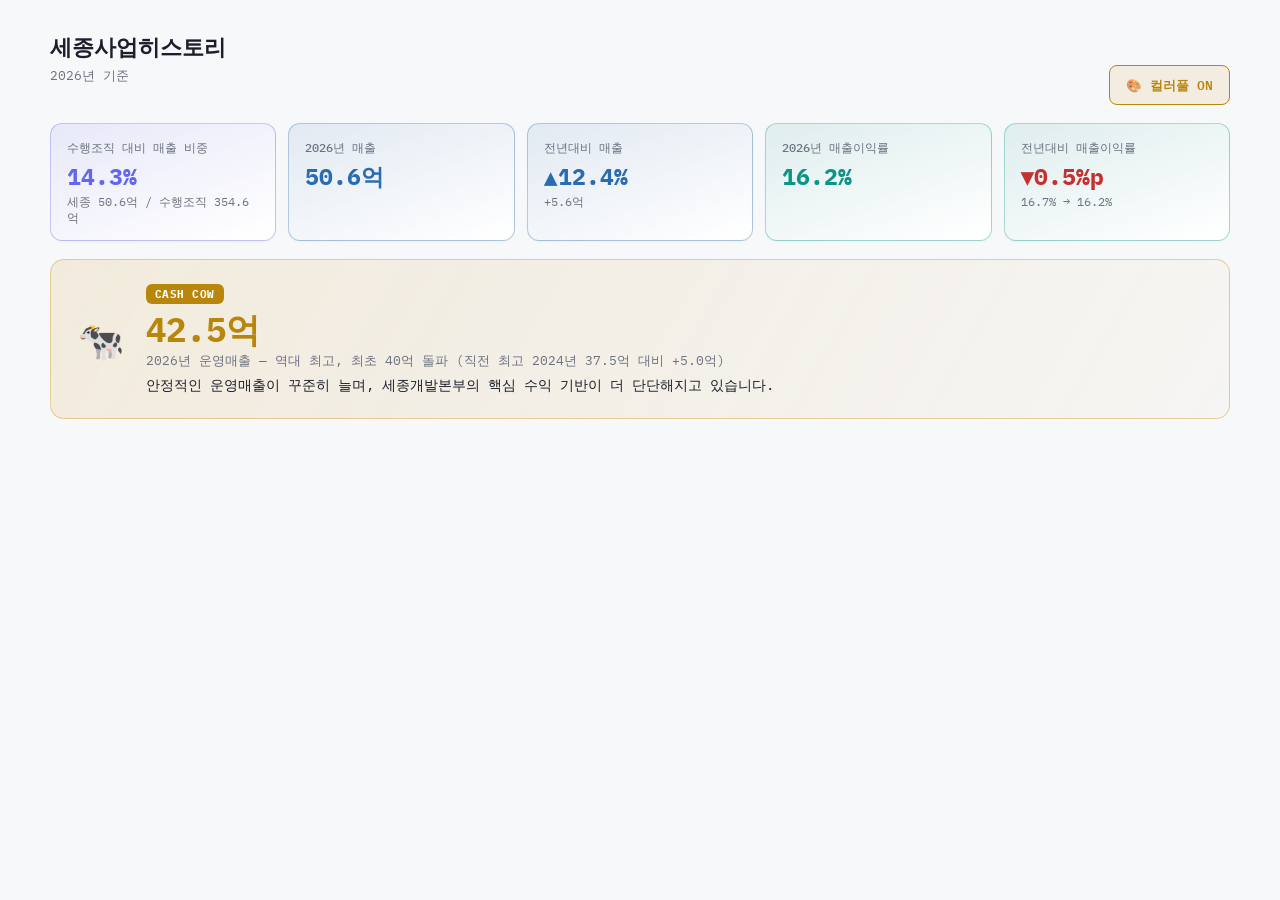
<file: docs/mockup_세종사업히스토리_KPI.html>
<!DOCTYPE html>
<html lang="ko">
<head>
<meta charset="UTF-8">
<title>세종사업히스토리 — KPI 영역</title>
<link rel="preconnect" href="https://fonts.googleapis.com">
<link href="https://fonts.googleapis.com/css2?family=Pretendard:wght@400;500;600;700&family=IBM+Plex+Mono:wght@500;600&display=swap" rel="stylesheet">
<style>
  :root{
    --bg:#F7F8FA; --card:#FFFFFF; --border:#E6E8EC;
    --text:#1A1F2B; --text-dim:#6B7280;
    --navy:#1B2A4A; --lightblue:#A9C6E8; --red:#C53030; --blue:#2B6CB0;
    --amber:#B8860B; --amber-soft:rgba(214,158,46,.12);
  }
  *{box-sizing:border-box; margin:0; padding:0;}
  body{background:var(--bg); color:var(--text); font-family:'Pretendard','IBM Plex Mono',sans-serif; padding:32px 28px 60px;}
  .mono{font-family:'IBM Plex Mono', monospace;}
  .wrap{max-width:1180px; margin:0 auto;}
  h1{font-size:22px; font-weight:700; margin-bottom:4px;}
  .sub{color:var(--text-dim); font-size:13px; margin-bottom:20px;}

  .top-row{display:flex; justify-content:space-between; align-items:flex-end; margin-bottom:18px; flex-wrap:wrap; gap:10px;}
  .toggle{
    font-family:'IBM Plex Mono', monospace; font-size:12.5px; font-weight:600;
    border:1px solid var(--border); background:#fff; color:var(--text-dim);
    padding:8px 16px; border-radius:8px; cursor:pointer; transition:.2s;
  }
  .toggle.active{border-color:var(--amber); color:var(--amber); background:var(--amber-soft);}

  .kpi-row{display:grid; grid-template-columns:repeat(5,1fr); gap:12px; margin-bottom:18px;}
  @media(max-width:980px){.kpi-row{grid-template-columns:repeat(3,1fr);}}
  @media(max-width:640px){.kpi-row{grid-template-columns:repeat(2,1fr);}}
  .kpi-tile{
    background:var(--card); border:1px solid var(--border); border-radius:12px;
    padding:16px 16px 14px; box-shadow:0 1px 2px rgba(0,0,0,.03);
  }
  .kpi-cap{font-size:12px; color:var(--text-dim); margin-bottom:8px; font-weight:500;}
  .kpi-val{font-family:'IBM Plex Mono', monospace; font-size:23px; font-weight:700; color:var(--text); line-height:1;}
  .kpi-sub{font-size:11.5px; color:var(--text-dim); margin-top:6px;}
  .kpi-val.up{color:var(--blue);} .kpi-val.down{color:var(--red);}

  body.colorful .kpi-tile.share{background:linear-gradient(160deg, rgba(99,102,241,.10), #fff); border-color:rgba(99,102,241,.35);}
  body.colorful .kpi-tile.share .kpi-val{color:#6366F1;}
  body.colorful .kpi-tile.rev{background:linear-gradient(160deg, rgba(43,108,176,.10), #fff); border-color:rgba(43,108,176,.35);}
  body.colorful .kpi-tile.rev .kpi-val{color:var(--blue);}
  body.colorful .kpi-tile.margin{background:linear-gradient(160deg, rgba(13,148,136,.10), #fff); border-color:rgba(13,148,136,.35);}
  body.colorful .kpi-tile.margin .kpi-val{color:#0D9488;}
  body.colorful .kpi-tile.margin .kpi-val.down{color:var(--red);}

  .cashcow{
    border-radius:14px; padding:22px 26px; display:flex; align-items:center; gap:22px;
    background:var(--card); border:1px solid var(--border);
  }
  body.colorful .cashcow{
    background:linear-gradient(120deg, rgba(214,158,46,.14), rgba(214,158,46,.03));
    border-color:rgba(214,158,46,.45);
  }
  .cashcow-icon{font-size:38px; flex-shrink:0;}
  .cashcow-num{font-family:'IBM Plex Mono', monospace; font-size:34px; font-weight:700; color:var(--amber); line-height:1;}
  .cashcow-tag{
    font-family:'IBM Plex Mono', monospace; font-size:11px; font-weight:700; color:#fff;
    background:var(--amber); display:inline-block; padding:3px 9px; border-radius:6px; margin-bottom:8px; letter-spacing:.04em;
  }
  .cashcow-cap{font-size:13px; color:var(--text-dim); margin-top:6px;}
  .cashcow-text{font-size:14px; line-height:1.6; margin-top:4px;}
</style>
</head>
<body class="colorful">
<div class="wrap">

  <div class="top-row">
    <div>
      <h1>세종사업히스토리</h1>
      <div class="sub">2026년 기준</div>
    </div>
    <div class="toggle active" id="colorfulToggle">🎨 컬러풀 ON</div>
  </div>

  <!-- KPI 5개 -->
  <div class="kpi-row">
    <div class="kpi-tile share">
      <div class="kpi-cap">수행조직 대비 매출 비중</div>
      <div class="kpi-val">14.3%</div>
      <div class="kpi-sub">세종 50.6억 / 수행조직 354.6억</div>
    </div>
    <div class="kpi-tile rev">
      <div class="kpi-cap">2026년 매출</div>
      <div class="kpi-val">50.6억</div>
    </div>
    <div class="kpi-tile rev">
      <div class="kpi-cap">전년대비 매출</div>
      <div class="kpi-val up">▲12.4%</div>
      <div class="kpi-sub">+5.6억</div>
    </div>
    <div class="kpi-tile margin">
      <div class="kpi-cap">2026년 매출이익률</div>
      <div class="kpi-val">16.2%</div>
    </div>
    <div class="kpi-tile margin">
      <div class="kpi-cap">전년대비 매출이익률</div>
      <div class="kpi-val down">▼0.5%p</div>
      <div class="kpi-sub">16.7% → 16.2%</div>
    </div>
  </div>

  <!-- 캐시카우 강조 배너 -->
  <div class="cashcow">
    <div class="cashcow-icon">🐄</div>
    <div>
      <div class="cashcow-tag">CASH COW</div>
      <div class="cashcow-num">42.5억</div>
      <div class="cashcow-cap">2026년 운영매출 — 역대 최고, 최초 40억 돌파 (직전 최고 2024년 37.5억 대비 +5.0억)</div>
      <div class="cashcow-text">안정적인 운영매출이 꾸준히 늘며, 세종개발본부의 핵심 수익 기반이 더 단단해지고 있습니다.</div>
    </div>
  </div>

</div>

<script>
document.getElementById('colorfulToggle').addEventListener('click', (e)=>{
  document.body.classList.toggle('colorful');
  const on = document.body.classList.contains('colorful');
  e.target.textContent = on ? '🎨 컬러풀 ON' : '🎨 컬러풀 OFF';
  e.target.classList.toggle('active', on);
});
</script>
</body>
</html>
</file>
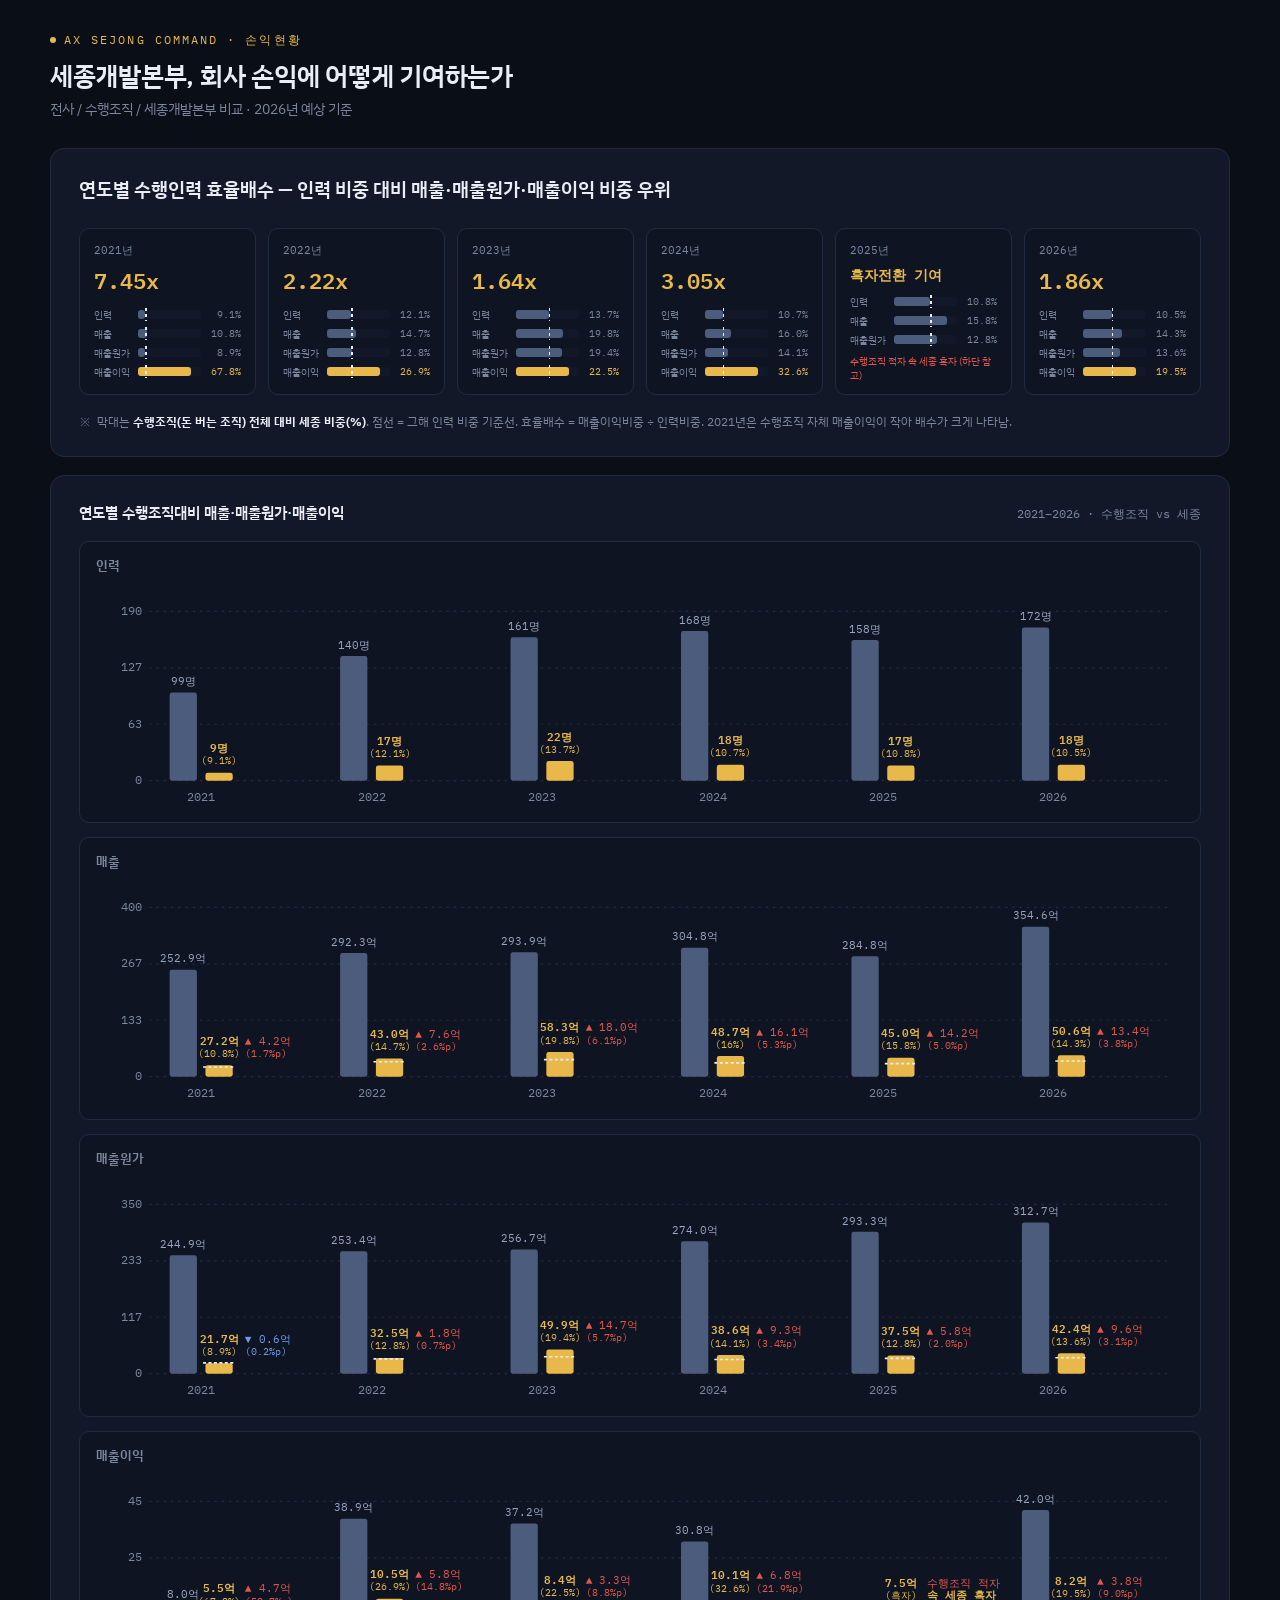
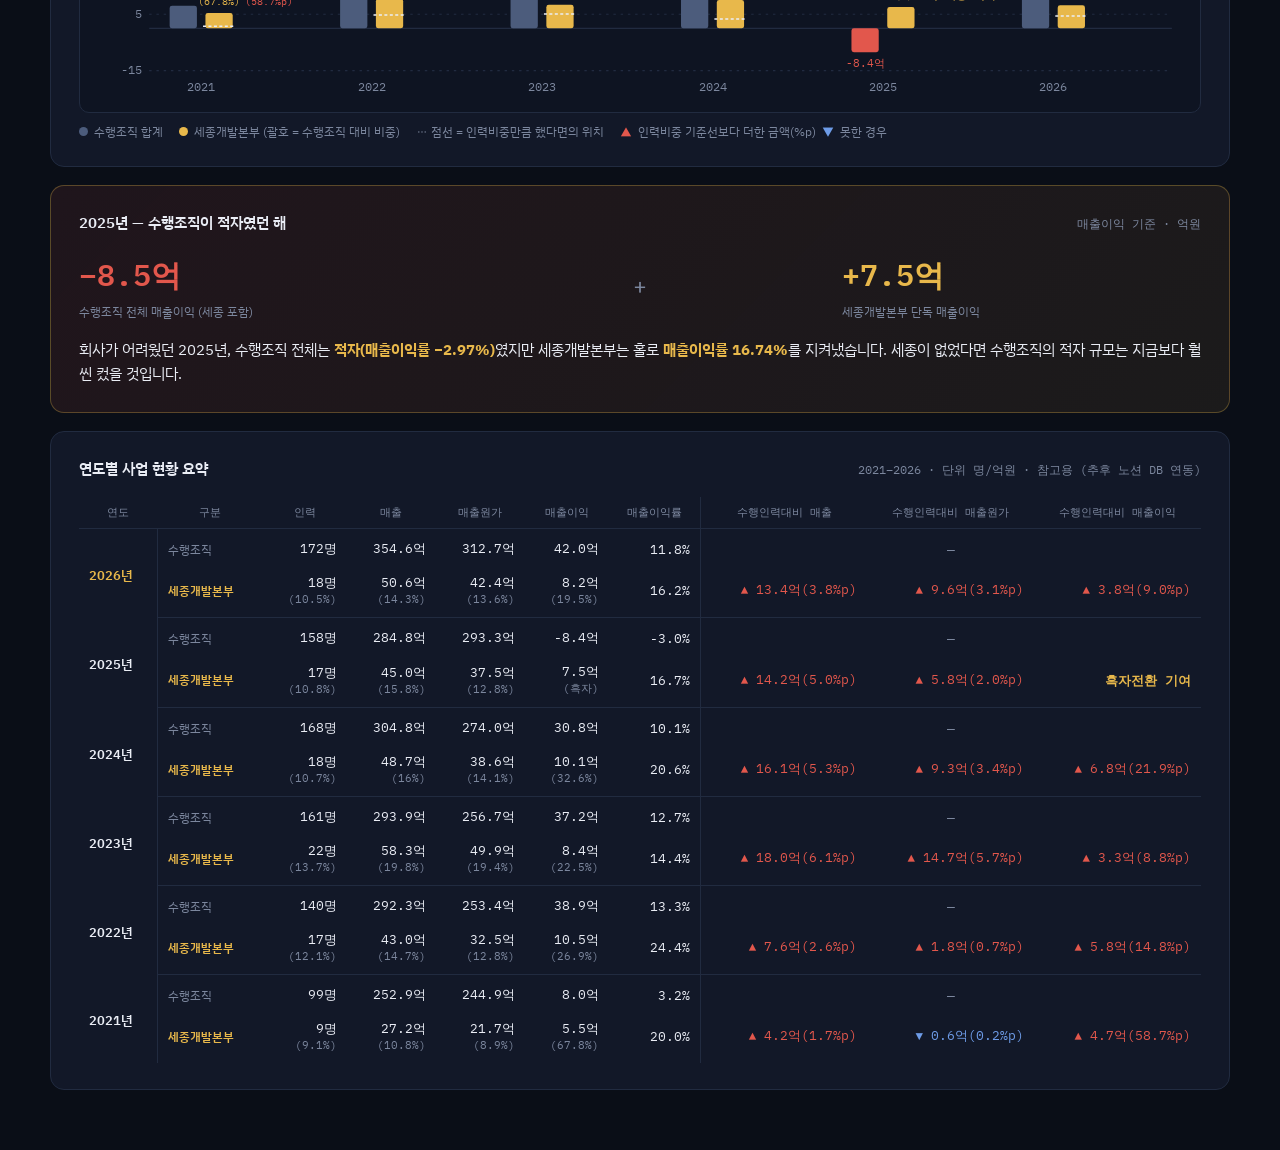
<file: docs/mockup_손익현황_v2.html>
<!DOCTYPE html>
<html lang="ko">
<head>
<meta charset="UTF-8">
<title>손익현황 — AX Sejong Command</title>
<link rel="preconnect" href="https://fonts.googleapis.com">
<link href="https://fonts.googleapis.com/css2?family=IBM+Plex+Sans+KR:wght@300;400;500;600;700&family=IBM+Plex+Mono:wght@400;500;600&display=swap" rel="stylesheet">
<style>
  :root{
    --bg:#0A0E17; --panel:#121828; --panel-2:#0E1422; --border:#212B40;
    --text:#EAEDF5; --text-dim:#7C879E;
    --gold:#E8B84B; --gold-soft:rgba(232,184,75,0.14);
    --steel:#4C5C7C; --steel-dim:#2C3650; --steel-pale:#1C2540;
    --red:#E2574C; --red-soft:rgba(226,87,76,0.14);
  }
  *{box-sizing:border-box; margin:0; padding:0;}
  body{background:var(--bg); color:var(--text); font-family:'IBM Plex Sans KR', sans-serif; padding:32px 28px 60px;}
  .mono{font-family:'IBM Plex Mono', monospace;}
  .wrap{max-width:1180px; margin:0 auto;}
  .eyebrow{font-family:'IBM Plex Mono', monospace; font-size:11.5px; letter-spacing:.18em; color:var(--gold); text-transform:uppercase; margin-bottom:10px; display:flex; align-items:center; gap:8px;}
  .eyebrow::before{content:""; width:6px; height:6px; background:var(--gold); border-radius:50%; display:inline-block;}
  h1{font-size:26px; font-weight:600; letter-spacing:-0.01em; margin-bottom:6px;}
  .sub{color:var(--text-dim); font-size:13.5px; margin-bottom:30px;}
  .panel{background:var(--panel); border:1px solid var(--border); border-radius:14px; padding:26px 28px;}
  .panel + .panel{margin-top:18px;}
  .panel-head{display:flex; justify-content:space-between; align-items:baseline; margin-bottom:18px; flex-wrap:wrap; gap:8px;}
  .panel-title{font-size:15px; font-weight:600;}
  .panel-note{font-size:11.5px; color:var(--text-dim); font-family:'IBM Plex Mono', monospace;}

  /* HERO */
  .hero-top{display:flex; justify-content:space-between; align-items:flex-end; margin-bottom:24px; flex-wrap:wrap; gap:14px;}
  .hero-claim{font-size:19px; font-weight:600; line-height:1.5;}
  .hero-claim b{color:var(--gold);}
  .hero-badge{font-family:'IBM Plex Mono', monospace; background:var(--gold-soft); border:1px solid rgba(232,184,75,.35); color:var(--gold); padding:8px 16px; border-radius:10px; font-size:13px; font-weight:600; white-space:nowrap;}
  .bars{display:flex; flex-direction:column; gap:16px; margin-top:6px;}
  .bar-row{display:grid; grid-template-columns:96px 1fr 130px; align-items:center; gap:14px;}
  .bar-label{font-size:13px; color:var(--text-dim);}
  .bar-label.lead{color:var(--text); font-weight:500;}
  .bar-track{position:relative; height:26px; background:var(--panel-2); border-radius:6px; overflow:hidden;}
  .bar-fill{position:absolute; top:0; left:0; height:100%; border-radius:6px; width:0%; transition:width 1s cubic-bezier(.16,1,.3,1);}
  .bar-fill.steel{background:linear-gradient(90deg,var(--steel-dim),var(--steel));}
  .bar-fill.gold{background:linear-gradient(90deg,#b9893a,var(--gold));}
  .baseline{position:absolute; top:-4px; bottom:-4px; width:2px; background:repeating-linear-gradient(to bottom, var(--text-dim) 0 4px, transparent 4px 8px); z-index:2;}
  .bar-val-wrap{text-align:right;}
  .bar-val{font-family:'IBM Plex Mono', monospace; font-size:13.5px; font-weight:500;}
  .bar-val.gold-txt{color:var(--gold);}
  .bar-amt{font-family:'IBM Plex Mono', monospace; font-size:11px; color:var(--text-dim); margin-top:1px;}
  .hero-footnote{margin-top:18px; font-size:12px; color:var(--text-dim); display:flex; gap:6px; align-items:flex-start;}

  .year-cards{display:grid; grid-template-columns:repeat(auto-fit, minmax(165px,1fr)); gap:12px;}
  .yc{background:var(--panel-2); border:1px solid var(--border); border-radius:10px; padding:14px 14px 12px;}
  .yc-year{font-family:'IBM Plex Mono', monospace; font-size:11px; color:var(--text-dim); margin-bottom:4px;}
  .yc-eff{font-family:'IBM Plex Mono', monospace; font-size:22px; font-weight:600; color:var(--gold); margin-bottom:10px;}
  .yc-eff.small{font-size:14px;}
  .yc-rows{display:flex; flex-direction:column; gap:5px; position:relative;}
  .yc-row{display:flex; align-items:center; gap:6px;}
  .yc-tag{font-size:9.5px; color:var(--text-dim); width:38px; flex-shrink:0;}
  .yc-track{position:relative; flex:1; height:9px; background:var(--panel); border-radius:3px; overflow:visible;}
  .yc-fill{position:absolute; top:0; left:0; height:100%; border-radius:3px;}
  .yc-fill.steel{background:var(--steel);}
  .yc-fill.gold{background:var(--gold);}
  .yc-pct{font-family:'IBM Plex Mono', monospace; font-size:9.5px; width:34px; text-align:right; flex-shrink:0;}
  .yc-base{position:absolute; top:-2px; bottom:-2px; width:1.5px; background:repeating-linear-gradient(to bottom, var(--text) 0 3px, transparent 3px 6px); z-index:2;}

  .grid2{display:grid; grid-template-columns:1fr 1fr; gap:18px; margin-top:18px;}
  @media(max-width:980px){.grid2{grid-template-columns:1fr;}}

  .legend{display:flex; gap:16px; flex-wrap:wrap;}
  .legend-item{display:flex; align-items:center; gap:6px; font-size:12px; color:var(--text-dim);}
  .legend-dot{width:9px; height:9px; border-radius:50%;}
  .legend-dot.sq{border-radius:3px;}

  .toggle-row{display:flex; gap:8px; margin-bottom:14px; flex-wrap:wrap;}
  .toggle{font-family:'IBM Plex Mono', monospace; font-size:11.5px; border:1px solid var(--border); background:var(--panel-2); color:var(--text-dim); padding:6px 12px; border-radius:20px; cursor:pointer; transition:.2s;}
  .toggle.active{border-color:var(--gold); color:var(--gold); background:var(--gold-soft);}

  .mini-grid{display:grid; grid-template-columns:1fr; gap:14px;}
  .mini-box{background:var(--panel-2); border:1px solid var(--border); border-radius:10px; padding:14px 16px 8px;}
  .mini-title{font-size:12.5px; font-weight:600; color:var(--text-dim); margin-bottom:6px;}

  svg text{font-family:'IBM Plex Mono', monospace;}
  .axis-line{stroke:var(--border); stroke-width:1;}
  .grid-line{stroke:var(--border); stroke-width:1; stroke-dasharray:2 4;}
  .axis-text{fill:var(--text-dim); font-size:10px;}

  .hl-banner{background:linear-gradient(135deg, rgba(226,87,76,.10), rgba(232,184,75,.08)); border:1px solid rgba(232,184,75,.3);}
  .hl-grid{display:grid; grid-template-columns:1fr 1fr 1fr; gap:22px; align-items:center;}
  @media(max-width:900px){.hl-grid{grid-template-columns:1fr;}}
  .hl-num{font-family:'IBM Plex Mono', monospace; font-size:30px; font-weight:600;}
  .hl-num.red{color:var(--red);} .hl-num.gold{color:var(--gold);}
  .hl-cap{font-size:12px; color:var(--text-dim); margin-top:6px;}
  .hl-text{font-size:14.5px; line-height:1.65;}
  .hl-text b{color:var(--gold);}
  .arrow-mid{display:flex; align-items:center; justify-content:center; font-size:22px; color:var(--text-dim);}

  .foot{margin-top:22px; padding:16px 20px; border-radius:10px; background:var(--panel-2); border:1px solid var(--border); font-size:12px; color:var(--text-dim); line-height:1.8;}
  .foot b{color:var(--text);}

  .hist-table{width:100%; border-collapse:collapse; font-size:12.5px; min-width:980px;}
  .hist-table th{text-align:center; font-family:'IBM Plex Mono', monospace; font-size:10.5px; color:var(--text-dim); font-weight:500; padding:8px 10px; border-bottom:1px solid var(--border);}
  .hist-table td{padding:8px 10px; font-family:'IBM Plex Mono', monospace; text-align:right;}
  .hist-table tr.grp-bottom td{border-bottom:1px solid var(--border);}
  .hist-table tr.grp-bottom td{padding-bottom:11px;}
  .hist-table tr.grp-top td{padding-top:11px;}
  .hist-table tr:last-child td{border-bottom:none;}
  .hist-table td.yr{text-align:left; vertical-align:middle; font-family:'IBM Plex Sans KR', sans-serif; color:var(--text); font-weight:600; border-right:1px solid var(--border);}
  .hist-table td.tag{text-align:left; color:var(--text-dim); font-family:'IBM Plex Sans KR', sans-serif; font-size:11.5px;}
  .hist-table td.tag.gold{color:var(--gold); font-weight:600;}
  .hist-table th.grp, .hist-table td.grp{border-left:1px solid var(--border);}
  .hist-table tr.now td.yr{color:var(--gold);}
  .hist-table .pct{color:var(--text-dim); font-size:10.5px;}
</style>
</head>
<body>
<div class="wrap">

  <div class="eyebrow">AX SEJONG COMMAND · 손익현황</div>
  <h1>세종개발본부, 회사 손익에 어떻게 기여하는가</h1>
  <div class="sub">전사 / 수행조직 / 세종개발본부 비교 · 2026년 예상 기준</div>

  <!-- HERO -->
  <div class="panel">
    <div class="hero-top">
      <div class="hero-claim">연도별 수행인력 효율배수 — 인력 비중 대비 매출·매출원가·매출이익 비중 우위</div>
    </div>
    <div class="year-cards" id="yearCards"></div>
    <div class="hero-footnote">
      <span>※</span>
      <span>막대는 <b style="color:var(--text)">수행조직(돈 버는 조직) 전체 대비 세종 비중(%)</b>. 점선 = 그해 인력 비중 기준선. 효율배수 = 매출이익비중 ÷ 인력비중. 2021년은 수행조직 자체 매출이익이 작아 배수가 크게 나타남.</span>
    </div>
  </div>

  <!-- 연도별 금액 추이 -->
  <div class="panel">
    <div class="panel-head">
      <div class="panel-title">연도별 수행조직대비 매출·매출원가·매출이익</div>
      <div class="panel-note">2021–2026 · 수행조직 vs 세종</div>
    </div>
    <div class="mini-grid">
      <div class="mini-box"><div class="mini-title">인력</div><div id="chartLabor"></div></div>
      <div class="mini-box"><div class="mini-title">매출</div><div id="chartRevenue"></div></div>
      <div class="mini-box"><div class="mini-title">매출원가</div><div id="chartCost"></div></div>
      <div class="mini-box"><div class="mini-title">매출이익</div><div id="chartProfit"></div></div>
    </div>
    <div class="legend" style="margin-top:10px;">
      <div class="legend-item"><div class="legend-dot" style="background:var(--steel)"></div>수행조직 합계</div>
      <div class="legend-item"><div class="legend-dot" style="background:var(--gold)"></div>세종개발본부 (괄호 = 수행조직 대비 비중)</div>
      <div class="legend-item">⋯ 점선 = 인력비중만큼 했다면의 위치</div>
      <div class="legend-item"><span style="color:var(--red)">▲</span> 인력비중 기준선보다 더한 금액(%p) <span style="color:#6E9CE8">▼</span> 못한 경우</div>
    </div>
  </div>

  <!-- 2025 하이라이트 -->
  <div class="panel hl-banner">
    <div class="panel-head">
      <div class="panel-title">2025년 — 수행조직이 적자였던 해</div>
      <div class="panel-note">매출이익 기준 · 억원</div>
    </div>
    <div class="hl-grid">
      <div><div class="hl-num red">−8.5억</div><div class="hl-cap">수행조직 전체 매출이익 (세종 포함)</div></div>
      <div class="arrow-mid">＋</div>
      <div><div class="hl-num gold">+7.5억</div><div class="hl-cap">세종개발본부 단독 매출이익</div></div>
    </div>
    <div class="hl-text" style="margin-top:18px;">
      회사가 어려웠던 2025년, 수행조직 전체는 <b>적자(매출이익률 −2.97%)</b>였지만 세종개발본부는 홀로 <b>매출이익률 16.74%</b>를 지켜냈습니다.
      세종이 없었다면 수행조직의 적자 규모는 지금보다 훨씬 컸을 것입니다.
    </div>
  </div>

  <!-- 연도별 사업 현황 요약 (참고용, 추후 Notion 연동) -->
  <div class="panel">
    <div class="panel-head">
      <div class="panel-title">연도별 사업 현황 요약</div>
      <div class="panel-note">2021–2026 · 단위 명/억원 · 참고용 (추후 노션 DB 연동)</div>
    </div>
    <div style="overflow-x:auto;">
      <table class="hist-table">
        <thead>
          <tr>
            <th>연도</th><th>구분</th>
            <th>인력</th><th>매출</th><th>매출원가</th><th>매출이익</th><th>매출이익률</th>
            <th class="grp">수행인력대비 매출</th><th>수행인력대비 매출원가</th><th>수행인력대비 매출이익</th>
          </tr>
        </thead>
        <tbody id="histTableBody"></tbody>
      </table>
    </div>
  </div>

</div>

<script>
const years = [2021,2022,2023,2024,2025,2026];

// ---- 매출이익 금액 (억원) : 전사 / 수행조직 / 세종 + 세종비중(수행조직대비,%) ----
const profitSi  = [8.04, 38.90, 37.18, 30.82, -8.45, 41.96];
const profitSj  = [5.45, 10.48, 8.37, 10.05, 7.53, 8.19];
const profitRatio = [67.8, 26.9, 22.5, 32.6, null, 19.5]; // null = 수행조직 적자라 비율 무의미

// ---- 연도별 금액 추이 데이터 ----
const metricData = {
  labor:   { unit:'명',  yMax:190, yMin:0,   si:[99,140,161,168,158,172],            sj:[9,17,22,18,17,18],            ratio:[9.1,12.1,13.7,10.7,10.8,10.5], prevBase:null },
  revenue: { unit:'억원', yMax:400, yMin:0,   si:[252.9,292.3,293.9,304.8,284.8,354.6], sj:[27.2,43.0,58.3,48.7,45.0,50.6], ratio:[10.8,14.7,19.8,16.0,15.8,14.3], prevBase:11.1 },
  cost:    { unit:'억원', yMax:350, yMin:0,   si:[244.9,253.4,256.7,274.0,293.3,312.7], sj:[21.7,32.5,49.9,38.6,37.5,42.4], ratio:[8.9,12.8,19.4,14.1,12.8,13.6], prevBase:null },
  profit:  { unit:'억원', yMax:45, yMin:-15, si:profitSi,                            sj:profitSj,                       ratio:profitRatio, prevBase:null }
};

// ---- hero bar 애니메이션 ----
// ====== 1) 연도별 효율 카드 ======
function renderYearCards(){
  const laborR = metricData.labor.ratio;
  const revR = metricData.revenue.ratio;
  const costR = metricData.cost.ratio;
  const profR = metricData.profit.ratio;

  let html = '';
  years.forEach((yr,i)=>{
    const eff = profR[i]===null ? null : (profR[i]/laborR[i]);
    const effTxt = eff===null ? '흑자전환 기여' : eff.toFixed(2)+'x';
    const effClass = eff===null ? 'yc-eff small' : 'yc-eff';
    const baseW = laborR[i]; // 인력비중 기준선 위치(%)
    const maxScale = Math.max(laborR[i], revR[i], costR[i], (profR[i]||0)) * 1.18;

    const rows = [
      {tag:'인력', val:laborR[i], cls:'steel'},
      {tag:'매출', val:revR[i], cls:'steel'},
      {tag:'매출원가', val:costR[i], cls:'steel'},
    ];
    if(profR[i]!==null) rows.push({tag:'매출이익', val:profR[i], cls:'gold'});

    let rowsHtml = rows.map(r=>{
      const w = (r.val/maxScale*100).toFixed(1);
      const baseLeft = (baseW/maxScale*100).toFixed(1);
      return `<div class="yc-row">
        <div class="yc-tag">${r.tag}</div>
        <div class="yc-track"><div class="yc-base" style="left:${baseLeft}%"></div><div class="yc-fill ${r.cls}" style="width:${w}%"></div></div>
        <div class="yc-pct" style="color:${r.cls==='gold'?'var(--gold)':'var(--text-dim)'}">${r.val.toFixed(1)}%</div>
      </div>`;
    }).join('');

    if(profR[i]===null){
      rowsHtml += `<div style="font-size:9.5px; color:var(--red); margin-top:2px;">수행조직 적자 속 세종 흑자 (하단 참고)</div>`;
    }

    html += `<div class="yc">
      <div class="yc-year">${yr}년</div>
      <div class="${effClass}">${effTxt}</div>
      <div class="yc-rows">${rowsHtml}</div>
    </div>`;
  });

  document.getElementById('yearCards').innerHTML = html;
}
renderYearCards();

// ====== 2) 연도별 금액 추이 — 미니 막대차트 4개 ======
function renderMiniChart(containerId, metric){
  const d = metricData[metric];
  const W=900,H=190,padL=44,padR=10,padT=26,padB=24;
  const innerW=W-padL-padR, innerH=H-padT-padB;
  const y = v => padT + innerH*(1-(v-d.yMin)/(d.yMax-d.yMin));
  const zeroY = y(0);
  const groupW = innerW/years.length;
  const barW = groupW*0.16;
  const gap = groupW*0.05;
  const unitTxt = d.unit==='명' ? '명' : '억';
  const dec = d.unit==='명' ? 0 : 1;

  const steps=3; let grid='';
  for(let s=0;s<=steps;s++){
    const v = d.yMin + (d.yMax-d.yMin)*s/steps;
    grid += `<line class="grid-line" x1="${padL}" x2="${W-padR}" y1="${y(v)}" y2="${y(v)}"/>`;
    grid += `<text class="axis-text" x="${padL-6}" y="${y(v)+3}" text-anchor="end" font-size="9">${Math.round(v)}</text>`;
  }

  let bars='', xaxis='';
  const laborRatio = metricData.labor.ratio; // 기준선 계산용
  years.forEach((yr,i)=>{
    const gx = padL + groupW*i + groupW*0.12;
    const siV = d.si[i], sjV = d.sj[i], ratio = d.ratio[i];

    // 수행조직 바
    const siColor = siV>=0 ? '#4C5C7C' : '#E2574C';
    const siY1 = Math.min(y(siV), zeroY), siH = Math.abs(y(siV)-zeroY);
    bars += `<rect x="${gx}" y="${siY1}" width="${barW}" height="${Math.max(siH,1)}" rx="2" fill="${siColor}"/>`;
    const siLabelY = siV>=0 ? siY1-6 : siY1+siH+12;
    bars += `<text x="${gx+barW/2}" y="${siLabelY}" text-anchor="middle" font-size="9" fill="${siV>=0?'#9aa6c0':'#E2574C'}">${siV.toFixed(dec)}${unitTxt}</text>`;

    // 세종 바
    const sjX = gx+barW+gap;
    const sjY1 = Math.min(y(sjV), zeroY), sjH = Math.abs(y(sjV)-zeroY);
    bars += `<rect x="${sjX}" y="${sjY1}" width="${barW}" height="${Math.max(sjH,1)}" rx="2" fill="#E8B84B"/>`;

    // 인력비중 기준선 + 초과분(인력비중만큼 했다면보다 더한 금액/%)
    let refVal = null;
    if(metric!=='labor' && siV>0){
      refVal = siV * (laborRatio[i]/100);
      const refY = y(refVal);
      bars += `<line x1="${sjX-2}" x2="${sjX+barW+2}" y1="${refY}" y2="${refY}" stroke="#EAEDF5" stroke-width="1.3" stroke-dasharray="2.5 2"/>`;
    }

    // 세종 라벨 (2줄: 금액 / 비율)
    const ratioTxt = ratio===null ? '흑자' : ratio+'%';
    const line1Y = sjV>=0 ? sjY1-17 : sjY1+sjH+14;
    const line2Y = line1Y + 10;
    bars += `<text x="${sjX+barW/2}" y="${line1Y}" text-anchor="middle" font-size="9.5" font-weight="600" fill="#E8B84B">${sjV.toFixed(dec)}${unitTxt}</text>`;
    bars += `<text x="${sjX+barW/2}" y="${line2Y}" text-anchor="middle" font-size="8.3" fill="#E8B84B">(${ratioTxt})</text>`;

    // 인력비중 기준선 초과분 삼각표 + 금액(%p) — 2줄
    if(refVal!==null){
      const diff = sjV - refVal;
      const ppDiff = ratio - laborRatio[i]; // %p = 매출비중 - 인력비중
      const up = diff>=0;
      const triColor = up ? '#E2574C' : '#6E9CE8';
      const tri = up ? '▲' : '▼';
      const exX = sjX+barW+10;
      bars += `<text x="${exX}" y="${line1Y}" font-size="9.3" fill="${triColor}">${tri} ${Math.abs(diff).toFixed(dec)}${unitTxt}</text>`;
      bars += `<text x="${exX}" y="${line2Y}" font-size="8.3" fill="${triColor}">(${Math.abs(ppDiff).toFixed(1)}%p)</text>`;
    } else if(siV<0){
      // 수행조직 자체가 적자라 기준선/초과분 산정 불가 → 별도 표시
      const exX = sjX+barW+10;
      bars += `<text x="${exX}" y="${line1Y}" font-size="9" fill="#E2574C">수행조직 적자</text>`;
      bars += `<text x="${exX}" y="${line2Y}" font-size="9" font-weight="600" fill="#E8B84B">속 세종 흑자</text>`;
    }

    xaxis += `<text class="axis-text" x="${gx+barW+gap/2}" y="${H-7}" text-anchor="middle" font-size="10">${yr}</text>`;
  });

  let zeroLine = d.yMin<0 ? `<line class="axis-line" x1="${padL}" x2="${W-padR}" y1="${zeroY}" y2="${zeroY}"/>` : '';

  document.getElementById(containerId).innerHTML = `
    <svg viewBox="0 0 ${W} ${H}" width="100%">
      ${grid}
      ${zeroLine}
      ${bars}
      ${xaxis}
    </svg>`;
}

renderMiniChart('chartLabor','labor');
renderMiniChart('chartRevenue','revenue');
renderMiniChart('chartCost','cost');
renderMiniChart('chartProfit','profit');

// ====== 3) 연도별 사업 현황 요약 표 — 수행조직 vs 세종 vs 수행인력대비 ======
function getExcess(metric, yrNum){
  const idx = years.indexOf(yrNum);
  if(idx===-1) return null;
  const d = metricData[metric];
  const lr = metricData.labor.ratio[idx];
  const si = d.si[idx];
  if(si<=0) return null;
  const refVal = si*lr/100;
  const diff = d.sj[idx]-refVal;
  const ppDiff = d.ratio[idx] - lr; // %p = 매출(등)비중 - 인력비중
  return {diff,ppDiff};
}
function excessCell(metric, yrNum){
  const idx = years.indexOf(yrNum);
  const d = metricData[metric];
  if(idx!==-1 && d.si[idx]<0){
    return `<span style="color:var(--gold); font-weight:600;">흑자전환 기여</span>`;
  }
  const ex = getExcess(metric, yrNum);
  if(ex===null) return '<span style="color:var(--text-dim)">—</span>';
  const up = ex.diff>=0;
  const color = up ? 'var(--red)' : '#6E9CE8';
  const tri = up ? '▲' : '▼';
  return `<span style="color:${color}">${tri} ${Math.abs(ex.diff).toFixed(1)}억(${Math.abs(ex.ppDiff).toFixed(1)}%p)</span>`;
}

const yearsDesc = [...years].reverse();
document.getElementById('histTableBody').innerHTML = yearsDesc.map(yr=>{
  const i = years.indexOf(yr);
  const siLabor=metricData.labor.si[i], siRev=metricData.revenue.si[i], siCost=metricData.cost.si[i], siProfit=metricData.profit.si[i];
  const siMargin = siProfit/siRev*100;
  const sjLabor=metricData.labor.sj[i], sjRev=metricData.revenue.sj[i], sjCost=metricData.cost.sj[i], sjProfit=metricData.profit.sj[i];
  const sjMargin = sjProfit/sjRev*100;
  const yrCls = yr===2026 ? 'now' : '';
  return `
  <tr class="grp-top ${yrCls}">
    <td class="yr" rowspan="2">${yr}년</td>
    <td class="tag">수행조직</td>
    <td><div>${siLabor}명</div></td>
    <td><div>${siRev.toFixed(1)}억</div></td>
    <td><div>${siCost.toFixed(1)}억</div></td>
    <td><div>${siProfit.toFixed(1)}억</div></td>
    <td><div>${siMargin.toFixed(1)}%</div></td>
    <td class="grp" colspan="3" style="color:var(--text-dim); text-align:center;">—</td>
  </tr>
  <tr class="grp-bottom ${yrCls}">
    <td class="tag gold">세종개발본부</td>
    <td><div>${sjLabor}명</div><div class="pct">(${metricData.labor.ratio[i]}%)</div></td>
    <td><div>${sjRev.toFixed(1)}억</div><div class="pct">(${metricData.revenue.ratio[i]}%)</div></td>
    <td><div>${sjCost.toFixed(1)}억</div><div class="pct">(${metricData.cost.ratio[i]}%)</div></td>
    <td><div>${sjProfit.toFixed(1)}억</div><div class="pct">(${metricData.profit.ratio[i]===null?'흑자':metricData.profit.ratio[i]+'%'})</div></td>
    <td><div>${sjMargin.toFixed(1)}%</div></td>
    <td class="grp">${excessCell('revenue', yr)}</td><td>${excessCell('cost', yr)}</td><td>${excessCell('profit', yr)}</td>
  </tr>`;
}).join('');

</script>
</body>
</html>
</file>
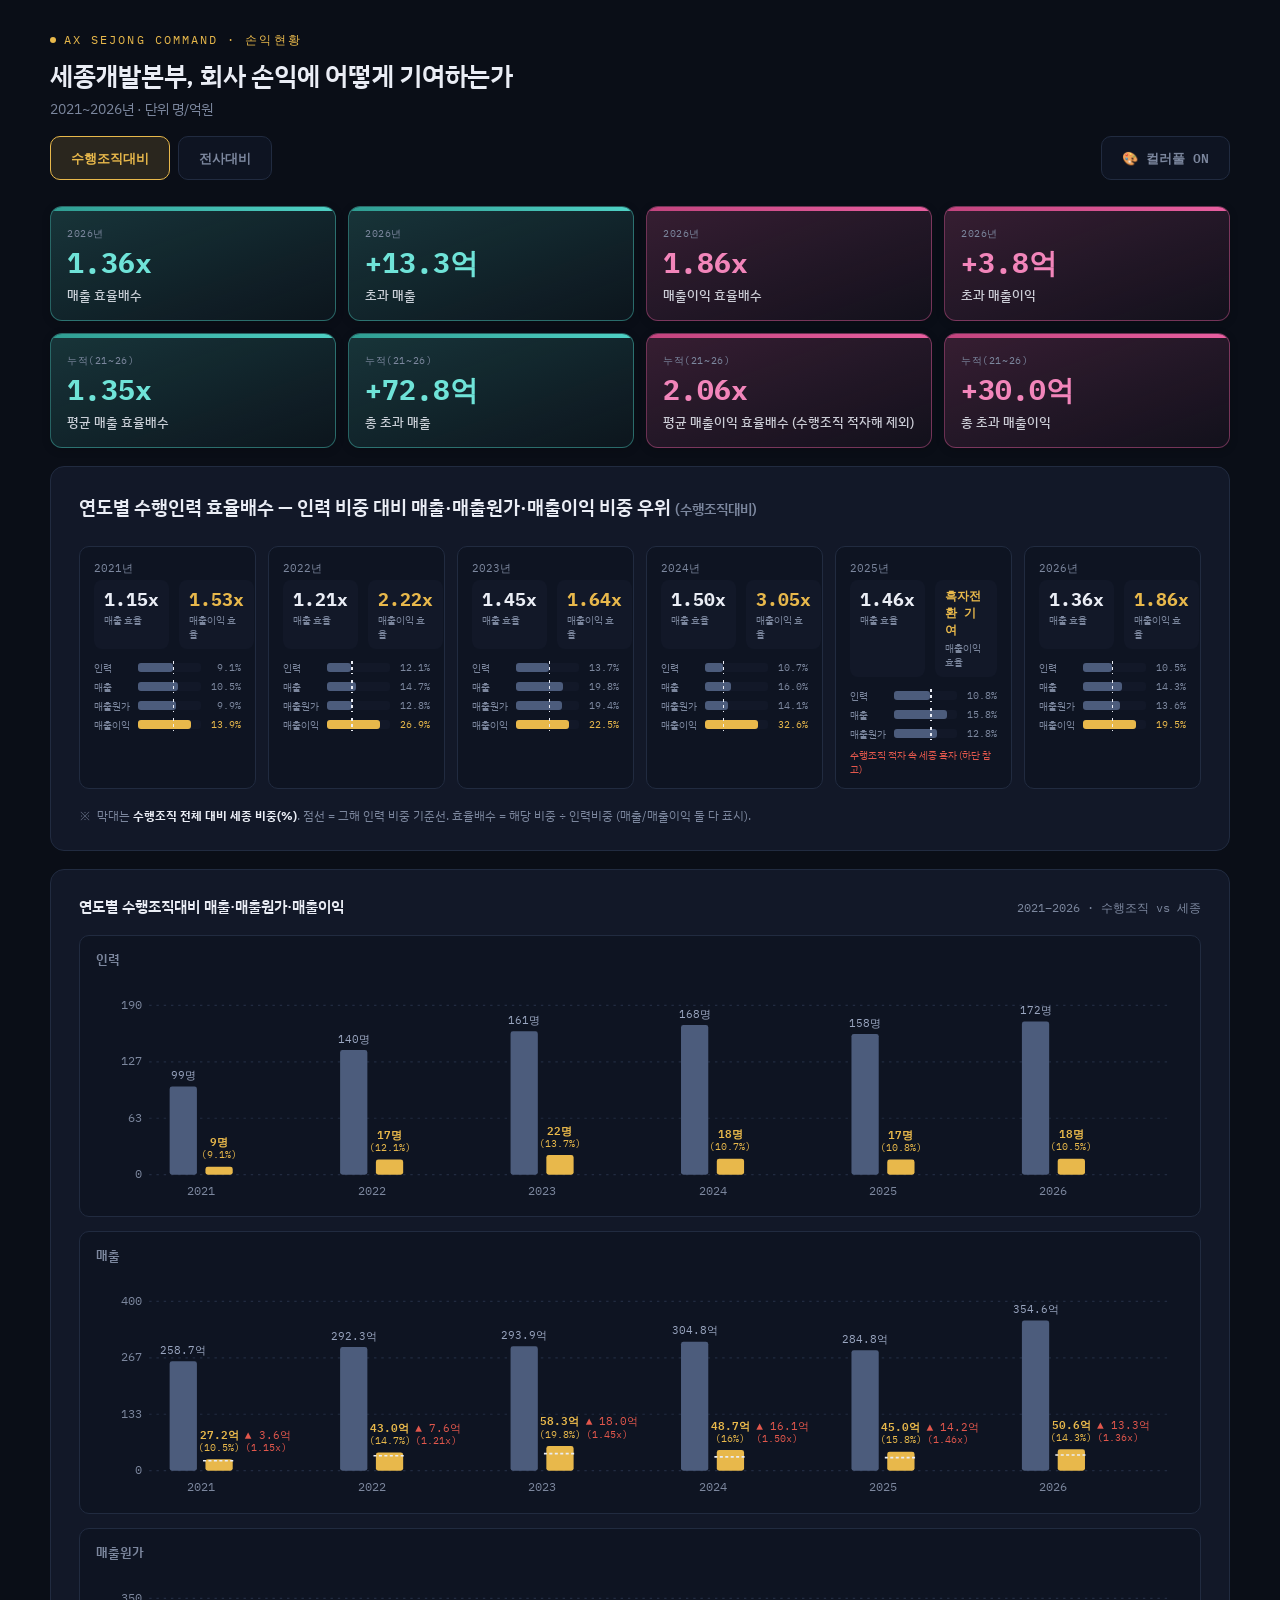
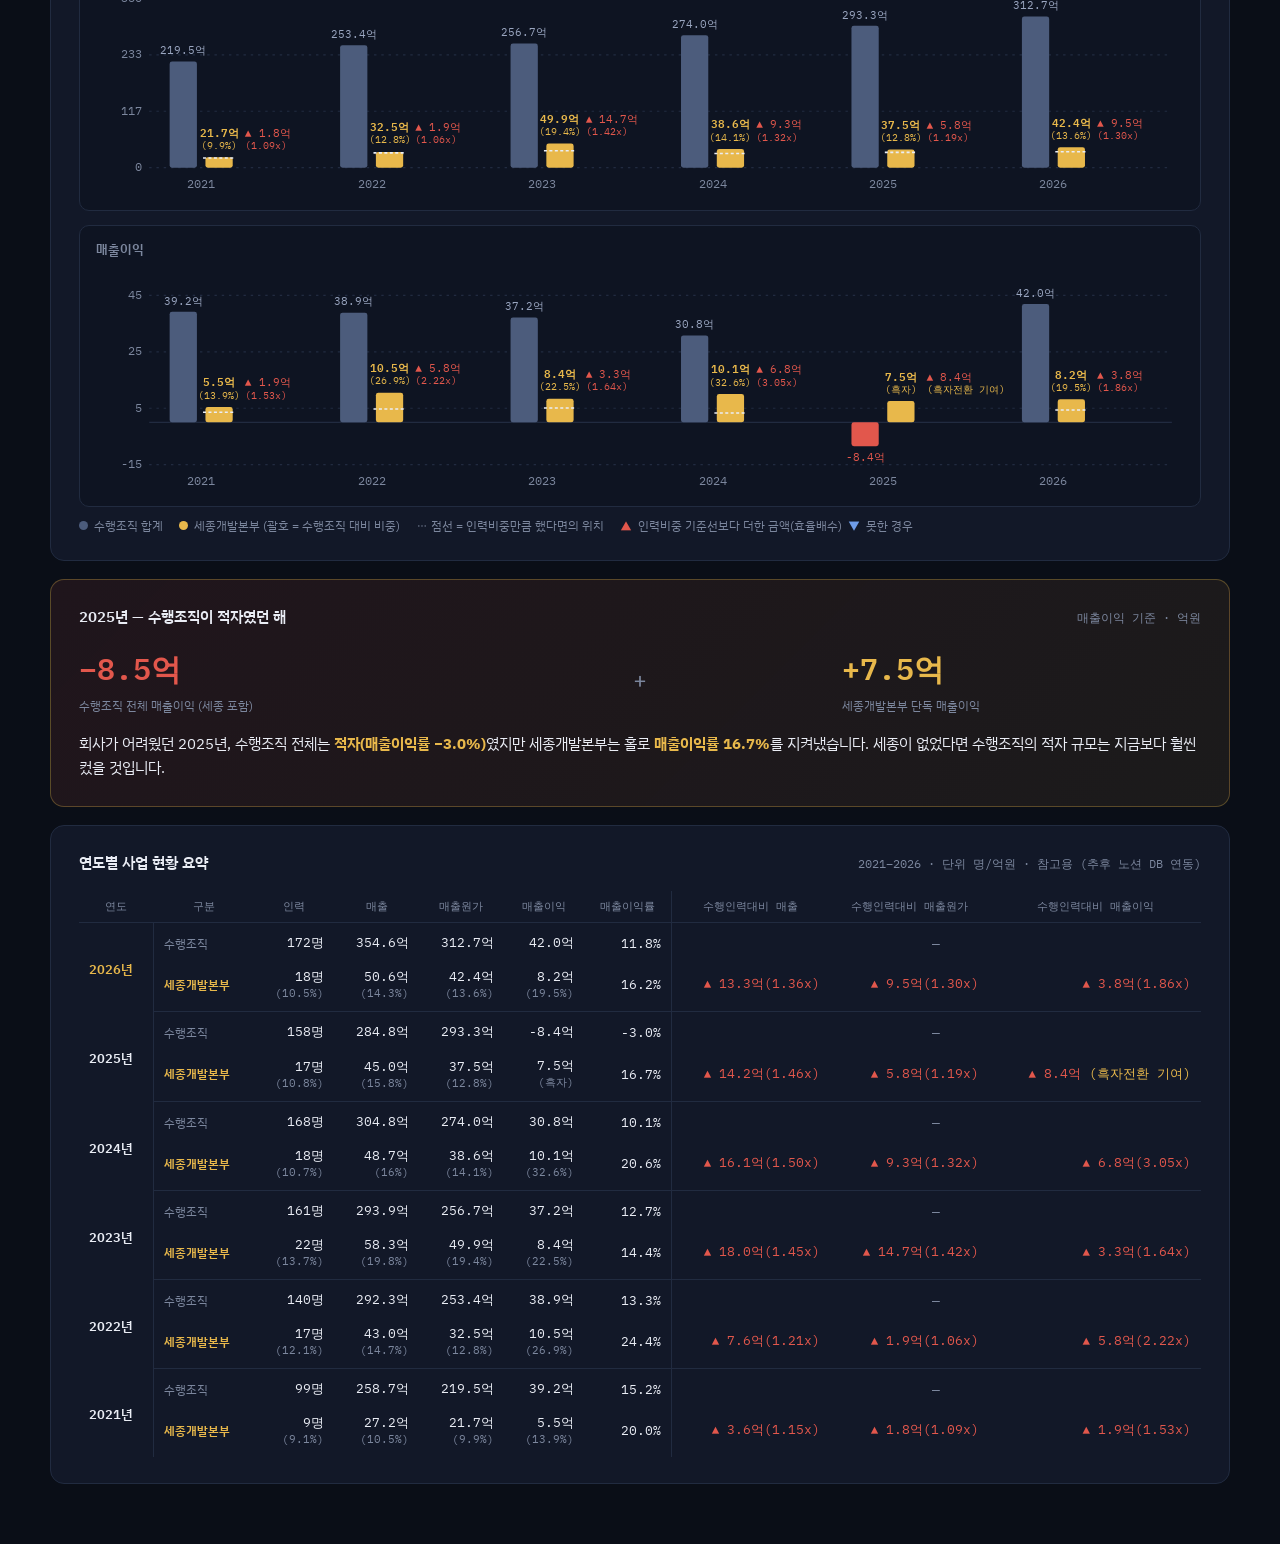
<file: docs/mockup_손익현황_v3.html>
<!DOCTYPE html>
<html lang="ko">
<head>
<meta charset="UTF-8">
<title>손익현황 — AX Sejong Command</title>
<link rel="preconnect" href="https://fonts.googleapis.com">
<link href="https://fonts.googleapis.com/css2?family=IBM+Plex+Sans+KR:wght@300;400;500;600;700&family=IBM+Plex+Mono:wght@400;500;600&display=swap" rel="stylesheet">
<style>
  :root{
    --bg:#0A0E17; --panel:#121828; --panel-2:#0E1422; --border:#212B40;
    --text:#EAEDF5; --text-dim:#7C879E;
    --gold:#E8B84B; --gold-soft:rgba(232,184,75,0.14);
    --steel:#4C5C7C; --steel-dim:#2C3650; --steel-pale:#1C2540;
    --red:#E2574C; --red-soft:rgba(226,87,76,0.14);
  }
  *{box-sizing:border-box; margin:0; padding:0;}
  body{background:var(--bg); color:var(--text); font-family:'IBM Plex Sans KR', sans-serif; padding:32px 28px 60px;}
  .mono{font-family:'IBM Plex Mono', monospace;}
  .wrap{max-width:1180px; margin:0 auto;}
  .eyebrow{font-family:'IBM Plex Mono', monospace; font-size:11.5px; letter-spacing:.18em; color:var(--gold); text-transform:uppercase; margin-bottom:10px; display:flex; align-items:center; gap:8px;}
  .eyebrow::before{content:""; width:6px; height:6px; background:var(--gold); border-radius:50%; display:inline-block;}
  h1{font-size:26px; font-weight:600; letter-spacing:-0.01em; margin-bottom:6px;}
  .sub{color:var(--text-dim); font-size:13.5px; margin-bottom:18px;}

  .mode-tabs{display:flex; gap:8px; margin-bottom:26px;}
  .mode-tab{
    font-family:'IBM Plex Mono', monospace; font-size:13px; font-weight:600;
    padding:10px 20px; border-radius:10px; cursor:pointer; transition:.2s;
    border:1px solid var(--border); background:var(--panel-2); color:var(--text-dim);
  }
  .mode-tab.active{border-color:var(--gold); color:var(--gold); background:var(--gold-soft);}

  .kpi-row{display:grid; grid-template-columns:repeat(4,1fr); gap:12px;}
  @media(max-width:980px){.kpi-row{grid-template-columns:repeat(2,1fr);}}
  .kpi-tile{
    border-radius:12px; padding:20px 16px 16px; position:relative; overflow:hidden;
    border:1px solid var(--border); background:var(--panel-2);
    box-shadow:0 2px 8px rgba(0,0,0,.18);
  }
  .kpi-tile::before{
    content:""; position:absolute; top:0; left:0; right:0; height:4px;
    background:var(--border);
  }
  .kpi-period{font-family:'IBM Plex Mono', monospace; font-size:10px; color:var(--text-dim); letter-spacing:.06em; margin-bottom:8px;}
  .kpi-val{font-family:'IBM Plex Mono', monospace; font-size:28px; font-weight:700; line-height:1; color:var(--text);}
  .kpi-cap{font-size:12.5px; color:var(--text-dim); margin-top:9px; font-weight:500;}

  /* 컬러풀 모드 (토글 ON일 때만 적용, body.colorful 없으면 위 기본 plain 스타일 유지) */
  body.colorful .kpi-tile.eff{background:linear-gradient(160deg, rgba(232,184,75,.20), rgba(232,184,75,.04)); border-color:rgba(232,184,75,.4);}
  body.colorful .kpi-tile.rev{background:linear-gradient(160deg, rgba(79,209,197,.20), rgba(79,209,197,.04)); border-color:rgba(79,209,197,.4);}
  body.colorful .kpi-tile.profit{background:linear-gradient(160deg, rgba(232,95,160,.20), rgba(232,95,160,.04)); border-color:rgba(232,95,160,.4);}
  body.colorful .kpi-tile.eff::before{background:linear-gradient(90deg,#b9893a,var(--gold));}
  body.colorful .kpi-tile.rev::before{background:linear-gradient(90deg,#2f9d92,#4FD1C5);}
  body.colorful .kpi-tile.profit::before{background:linear-gradient(90deg,#c2447e,#E85FA0);}
  body.colorful .kpi-tile.eff .kpi-val{color:#F2CC6B;}
  body.colorful .kpi-tile.rev .kpi-val{color:#6FE3D8;}
  body.colorful .kpi-tile.profit .kpi-val{color:#F285BA;}
  body.colorful .kpi-cap{color:var(--text); opacity:.85;}

  .panel{background:var(--panel); border:1px solid var(--border); border-radius:14px; padding:26px 28px;}
  .panel + .panel{margin-top:18px;}
  .panel-head{display:flex; justify-content:space-between; align-items:baseline; margin-bottom:18px; flex-wrap:wrap; gap:8px;}
  .panel-title{font-size:15px; font-weight:600;}
  .panel-note{font-size:11.5px; color:var(--text-dim); font-family:'IBM Plex Mono', monospace;}

  .hero-top{display:flex; justify-content:space-between; align-items:flex-end; margin-bottom:24px; flex-wrap:wrap; gap:14px;}
  .hero-claim{font-size:19px; font-weight:600; line-height:1.5;}
  .hero-claim b{color:var(--gold);}
  .hero-footnote{margin-top:18px; font-size:12px; color:var(--text-dim); display:flex; gap:6px; align-items:flex-start;}

  .year-cards{display:grid; grid-template-columns:repeat(auto-fit, minmax(165px,1fr)); gap:12px;}
  .yc{background:var(--panel-2); border:1px solid var(--border); border-radius:10px; padding:14px 14px 12px;}
  .yc-year{font-family:'IBM Plex Mono', monospace; font-size:11px; color:var(--text-dim); margin-bottom:4px;}
  .yc-eff{font-family:'IBM Plex Mono', monospace; font-size:22px; font-weight:600; color:var(--gold); margin-bottom:10px;}
  .yc-eff.small{font-size:14px;}
  .yc-eff2-row{display:flex; gap:10px; margin-bottom:12px;}
  .yc-eff2-item{flex:1; background:var(--panel); border-radius:8px; padding:8px 10px;}
  .yc-eff2-num{font-family:'IBM Plex Mono', monospace; font-size:18px; font-weight:700; color:var(--text);}
  .yc-eff2-num.gold{color:var(--gold);}
  .yc-eff2-num.small{font-size:12px; color:var(--gold);}
  .yc-eff2-lbl{font-size:9.5px; color:var(--text-dim); margin-top:2px;}
  .yc-rows{display:flex; flex-direction:column; gap:5px; position:relative;}
  .yc-row{display:flex; align-items:center; gap:6px;}
  .yc-tag{font-size:9.5px; color:var(--text-dim); width:38px; flex-shrink:0;}
  .yc-track{position:relative; flex:1; height:9px; background:var(--panel); border-radius:3px; overflow:visible;}
  .yc-fill{position:absolute; top:0; left:0; height:100%; border-radius:3px;}
  .yc-fill.steel{background:var(--steel);}
  .yc-fill.gold{background:var(--gold);}
  .yc-pct{font-family:'IBM Plex Mono', monospace; font-size:9.5px; width:34px; text-align:right; flex-shrink:0;}
  .yc-base{position:absolute; top:-2px; bottom:-2px; width:1.5px; background:repeating-linear-gradient(to bottom, var(--text) 0 3px, transparent 3px 6px); z-index:2;}

  .mini-grid{display:grid; grid-template-columns:1fr; gap:14px;}
  .mini-box{background:var(--panel-2); border:1px solid var(--border); border-radius:10px; padding:14px 16px 8px;}
  .mini-title{font-size:12.5px; font-weight:600; color:var(--text-dim); margin-bottom:6px;}

  .legend{display:flex; gap:16px; flex-wrap:wrap;}
  .legend-item{display:flex; align-items:center; gap:6px; font-size:12px; color:var(--text-dim);}
  .legend-dot{width:9px; height:9px; border-radius:50%;}
  .legend-dot.sq{border-radius:3px;}

  svg text{font-family:'IBM Plex Mono', monospace;}
  .axis-line{stroke:var(--border); stroke-width:1;}
  .grid-line{stroke:var(--border); stroke-width:1; stroke-dasharray:2 4;}
  .axis-text{fill:var(--text-dim); font-size:10px;}

  .hl-banner{background:linear-gradient(135deg, rgba(226,87,76,.10), rgba(232,184,75,.08)); border:1px solid rgba(232,184,75,.3);}
  .hl-grid{display:grid; grid-template-columns:1fr 1fr 1fr; gap:22px; align-items:center;}
  @media(max-width:900px){.hl-grid{grid-template-columns:1fr;}}
  .hl-num{font-family:'IBM Plex Mono', monospace; font-size:30px; font-weight:600;}
  .hl-num.red{color:var(--red);} .hl-num.gold{color:var(--gold);}
  .hl-cap{font-size:12px; color:var(--text-dim); margin-top:6px;}
  .hl-text{font-size:14.5px; line-height:1.65;}
  .hl-text b{color:var(--gold);}
  .arrow-mid{display:flex; align-items:center; justify-content:center; font-size:22px; color:var(--text-dim);}

  .foot{margin-top:22px; padding:16px 20px; border-radius:10px; background:var(--panel-2); border:1px solid var(--border); font-size:12px; color:var(--text-dim); line-height:1.8;}
  .foot b{color:var(--text);}

  .hist-table{width:100%; border-collapse:collapse; font-size:12.5px; min-width:980px;}
  .hist-table th{text-align:center; font-family:'IBM Plex Mono', monospace; font-size:10.5px; color:var(--text-dim); font-weight:500; padding:8px 10px; border-bottom:1px solid var(--border);}
  .hist-table td{padding:8px 10px; font-family:'IBM Plex Mono', monospace; text-align:right;}
  .hist-table tr.grp-bottom td{border-bottom:1px solid var(--border);}
  .hist-table tr.grp-bottom td{padding-bottom:11px;}
  .hist-table tr.grp-top td{padding-top:11px;}
  .hist-table tr:last-child td{border-bottom:none;}
  .hist-table td.yr{text-align:left; vertical-align:middle; font-family:'IBM Plex Sans KR', sans-serif; color:var(--text); font-weight:600; border-right:1px solid var(--border);}
  .hist-table td.tag{text-align:left; color:var(--text-dim); font-family:'IBM Plex Sans KR', sans-serif; font-size:11.5px;}
  .hist-table td.tag.gold{color:var(--gold); font-weight:600;}
  .hist-table th.grp, .hist-table td.grp{border-left:1px solid var(--border);}
  .hist-table tr.now td.yr{color:var(--gold);}
  .hist-table .pct{color:var(--text-dim); font-size:10.5px;}
</style>
</head>
<body class="colorful">
<div class="wrap">

  <div class="eyebrow">AX SEJONG COMMAND · 손익현황</div>
  <h1>세종개발본부, 회사 손익에 어떻게 기여하는가</h1>
  <div class="sub">2021~2026년 · 단위 명/억원</div>

  <div class="mode-tabs" id="modeTabs">
    <div class="mode-tab active" data-mode="org">수행조직대비</div>
    <div class="mode-tab" data-mode="all">전사대비</div>
    <div class="mode-tab" id="colorfulToggle" style="margin-left:auto;">🎨 컬러풀 ON</div>
  </div>

  <!-- KPI 타일 -->
  <div style="margin-bottom:18px;">
    <div class="kpi-row">
      <div class="kpi-tile rev">
        <div class="kpi-period">2026년</div>
        <div class="kpi-val" id="kpiRevEff26">—</div>
        <div class="kpi-cap">매출 효율배수</div>
      </div>
      <div class="kpi-tile rev">
        <div class="kpi-period">2026년</div>
        <div class="kpi-val" id="kpiRev26">—</div>
        <div class="kpi-cap">초과 매출</div>
      </div>
      <div class="kpi-tile profit">
        <div class="kpi-period">2026년</div>
        <div class="kpi-val" id="kpiProfitEff26">—</div>
        <div class="kpi-cap">매출이익 효율배수</div>
      </div>
      <div class="kpi-tile profit">
        <div class="kpi-period">2026년</div>
        <div class="kpi-val" id="kpiProfit26">—</div>
        <div class="kpi-cap">초과 매출이익</div>
      </div>
      <div class="kpi-tile rev">
        <div class="kpi-period">누적(21~26)</div>
        <div class="kpi-val" id="kpiRevEffAvg">—</div>
        <div class="kpi-cap">평균 매출 효율배수</div>
      </div>
      <div class="kpi-tile rev">
        <div class="kpi-period">누적(21~26)</div>
        <div class="kpi-val" id="kpiRevTotal">—</div>
        <div class="kpi-cap">총 초과 매출</div>
      </div>
      <div class="kpi-tile profit">
        <div class="kpi-period">누적(21~26)</div>
        <div class="kpi-val" id="kpiProfitEffAvg">—</div>
        <div class="kpi-cap" id="kpiProfitEffAvgCap">평균 매출이익 효율배수</div>
      </div>
      <div class="kpi-tile profit">
        <div class="kpi-period">누적(21~26)</div>
        <div class="kpi-val" id="kpiProfitTotal">—</div>
        <div class="kpi-cap">총 초과 매출이익</div>
      </div>
    </div>
  </div>

  <!-- HERO -->
  <div class="panel">
    <div class="hero-top">
      <div class="hero-claim" id="heroClaim">연도별 수행인력 효율배수 — 인력 비중 대비 매출·매출원가·매출이익 비중 우위</div>
    </div>
    <div class="year-cards" id="yearCards"></div>
    <div class="hero-footnote" id="heroFoot"></div>
  </div>

  <!-- 연도별 비교 (미니차트 4개) -->
  <div class="panel">
    <div class="panel-head">
      <div class="panel-title" id="miniPanelTitle">연도별 수행조직대비 매출·매출원가·매출이익</div>
      <div class="panel-note" id="miniPanelNote">2021–2026 · 수행조직 vs 세종</div>
    </div>
    <div class="mini-grid">
      <div class="mini-box"><div class="mini-title">인력</div><div id="chartLabor"></div></div>
      <div class="mini-box"><div class="mini-title">매출</div><div id="chartRevenue"></div></div>
      <div class="mini-box"><div class="mini-title">매출원가</div><div id="chartCost"></div></div>
      <div class="mini-box"><div class="mini-title">매출이익</div><div id="chartProfit"></div></div>
    </div>
    <div class="legend" style="margin-top:10px;" id="miniLegend"></div>
  </div>

  <!-- 하이라이트 -->
  <div class="panel hl-banner" id="hlBanner"></div>

  <!-- 표 -->
  <div class="panel">
    <div class="panel-head">
      <div class="panel-title">연도별 사업 현황 요약</div>
      <div class="panel-note">2021–2026 · 단위 명/억원 · 참고용 (추후 노션 DB 연동)</div>
    </div>
    <div style="overflow-x:auto;">
      <table class="hist-table">
        <thead>
          <tr id="tableHead">
            <th>연도</th><th>구분</th>
            <th>인력</th><th>매출</th><th>매출원가</th><th>매출이익</th><th>매출이익률</th>
            <th class="grp">수행인력대비 매출</th><th>수행인력대비 매출원가</th><th>수행인력대비 매출이익</th>
          </tr>
        </thead>
        <tbody id="histTableBody"></tbody>
      </table>
    </div>
  </div>

</div>

<script>
const years = [2021,2022,2023,2024,2025,2026];

// ===== 원본 데이터 (2026.06.21 갱신: 2021년 전사/수행조직 수정 반영) =====
const RAW = {
  labor:   { unit:'명',
    sj:  [9,17,22,18,17,18],
    org: [99,140,161,168,158,172],
    all: [150,181,205,212,231,237] },
  revenue: { unit:'억원',
    sj:  [27.19,43.00,58.29,48.67,45.00,50.57],
    org: [258.72,292.31,293.89,304.78,284.82,354.64],
    all: [336.47,358.63,372.47,380.44,350.59,450.56] },
  cost:    { unit:'억원',
    sj:  [21.74,32.52,49.91,38.62,37.46,42.38],
    org: [219.52,253.41,256.71,273.96,293.27,312.68],
    all: [268.69,279.37,276.07,291.75,332.19,356.62] },
  profit:  { unit:'억원',
    sj:  [5.45,10.48,8.37,10.05,7.53,8.19],
    org: [39.20,38.90,37.18,30.82,-8.45,41.96],
    all: [67.78,79.26,96.40,88.69,18.40,93.94] }
};

// ===== 미리 계산된 비율/초과분 (소수1자리, round-half-up 기준) =====
const RATIO = {
  org:{ labor:[9.1,12.1,13.7,10.7,10.8,10.5], revenue:[10.5,14.7,19.8,16.0,15.8,14.3], cost:[9.9,12.8,19.4,14.1,12.8,13.6], profit:[13.9,26.9,22.5,32.6,null,19.5] },
  all:{ labor:[6.0,9.4,10.7,8.5,7.4,7.6],     revenue:[8.1,12.0,15.6,12.8,12.8,11.2],  cost:[8.1,11.6,18.1,13.2,11.3,11.9], profit:[8.0,13.2,8.7,11.3,40.9,8.7] }
};
// 매출이익률 (sj/원본 각자 매출 기준)
const MARGIN = {
  sj:  [20.0,24.4,14.4,20.6,16.7,16.2],
  org: [15.2,13.3,12.7,10.1,-3.0,11.8],
  all: [20.1,22.1,25.9,23.3,5.2,20.8]
};
// 효율배수 = profit_ratio / labor_ratio
const EFF = { org:[1.53,2.22,1.64,3.05,null,1.86], all:[1.33,1.40,0.81,1.33,5.53,1.14] };
// 수행인력대비 초과분 [diff(금액), 효율배수] — null = 기준(수행조직/전사)이 적자라 산정 불가
const EXCESS = {
  org:{
    revenue: [[3.6,1.15],[7.6,1.21],[18.0,1.45],[16.1,1.50],[14.2,1.46],[13.3,1.36]],
    cost:    [[1.8,1.09],[1.9,1.06],[14.7,1.42],[9.3,1.32],[5.8,1.19],[9.5,1.30]],
    profit:  [[1.9,1.53],[5.8,2.22],[3.3,1.64],[6.8,3.05],[8.4,null],[3.8,1.86]]
  },
  all:{
    revenue: [[7.0,1.35],[9.3,1.28],[18.4,1.46],[16.3,1.51],[19.1,1.73],[16.3,1.47]],
    cost:    [[5.6,1.35],[6.3,1.23],[20.4,1.69],[13.8,1.55],[12.9,1.53],[15.3,1.57]],
    profit:  [[1.4,1.33],[3.0,1.40],[-1.9,0.81],[2.5,1.33],[6.2,5.53],[1.1,1.14]]
  }
};

const CHART_RANGE = {
  org: { labor:{yMax:190,yMin:0}, revenue:{yMax:400,yMin:0}, cost:{yMax:350,yMin:0}, profit:{yMax:45,yMin:-15} },
  all: { labor:{yMax:250,yMin:0}, revenue:{yMax:480,yMin:0}, cost:{yMax:380,yMin:0}, profit:{yMax:105,yMin:0} }
};

const BASE_LABEL = { org:'수행조직', all:'전사' };
let MODE = 'org';

// ====== 0) KPI 타일 ======
function renderKPI(){
  const eff = EFF[MODE];
  const revEffAll = EXCESS[MODE].revenue.map(e=>e[1]);
  const revExcess = EXCESS[MODE].revenue.map(e=>e[0]);
  const profitExcess = EXCESS[MODE].profit.map(e=>e===null?null:e[0]);

  const revEff26 = revEffAll[5];
  const profEff26 = eff[5];
  const rev26 = revExcess[5];
  const profit26 = profitExcess[5];

  const revEffAvg = revEffAll.reduce((a,b)=>a+b,0)/revEffAll.length;
  const effValid = eff.filter(v=>v!==null);
  const profEffAvg = effValid.reduce((a,b)=>a+b,0)/effValid.length;
  const revTotal = revExcess.reduce((a,b)=>a+b,0);
  const profitValid = profitExcess.filter(v=>v!==null);
  const profitTotal = profitValid.reduce((a,b)=>a+b,0);

  document.getElementById('kpiRevEff26').textContent = revEff26.toFixed(2)+'x';
  document.getElementById('kpiProfitEff26').textContent = profEff26===null ? '—' : profEff26.toFixed(2)+'x';
  document.getElementById('kpiRev26').textContent = '+'+rev26.toFixed(1)+'억';
  document.getElementById('kpiProfit26').textContent = (profit26>=0?'+':'')+profit26.toFixed(1)+'억';
  document.getElementById('kpiRevEffAvg').textContent = revEffAvg.toFixed(2)+'x';
  document.getElementById('kpiProfitEffAvg').textContent = profEffAvg.toFixed(2)+'x';
  document.getElementById('kpiProfitEffAvgCap').textContent = effValid.length<eff.length ? `평균 매출이익 효율배수 (${BASE_LABEL[MODE]} 적자해 제외)` : '평균 매출이익 효율배수';
  document.getElementById('kpiRevTotal').textContent = '+'+revTotal.toFixed(1)+'억';
  document.getElementById('kpiProfitTotal').textContent = (profitTotal>=0?'+':'')+profitTotal.toFixed(1)+'억';
}

// ====== 1) 연도별 효율 카드 ======
function renderYearCards(){
  const lr = RATIO[MODE].labor;
  const baseLabel = BASE_LABEL[MODE];
  let html = '';
  years.forEach((yr,i)=>{
    const revEff = EXCESS[MODE].revenue[i][1]; // 매출 효율배수 (매출비중÷인력비중)
    const profEff = EFF[MODE][i];              // 매출이익 효율배수
    const revEffTxt = revEff===null ? '—' : revEff.toFixed(2)+'x';
    const profEffTxt = profEff===null ? '흑자전환 기여' : profEff.toFixed(2)+'x';
    const profEffClass = profEff===null ? 'yc-eff2-num small' : 'yc-eff2-num gold';

    const baseW = lr[i];
    const profR = RATIO[MODE].profit[i];
    const maxScale = Math.max(lr[i], RATIO[MODE].revenue[i], RATIO[MODE].cost[i], (profR||0)) * 1.18;

    const rows = [
      {tag:'인력', val:lr[i], cls:'steel'},
      {tag:'매출', val:RATIO[MODE].revenue[i], cls:'steel'},
      {tag:'매출원가', val:RATIO[MODE].cost[i], cls:'steel'},
    ];
    if(profR!==null) rows.push({tag:'매출이익', val:profR, cls:'gold'});

    let rowsHtml = rows.map(r=>{
      const w = (r.val/maxScale*100).toFixed(1);
      const baseLeft = (baseW/maxScale*100).toFixed(1);
      return `<div class="yc-row">
        <div class="yc-tag">${r.tag}</div>
        <div class="yc-track"><div class="yc-base" style="left:${baseLeft}%"></div><div class="yc-fill ${r.cls}" style="width:${w}%"></div></div>
        <div class="yc-pct" style="color:${r.cls==='gold'?'var(--gold)':'var(--text-dim)'}">${r.val.toFixed(1)}%</div>
      </div>`;
    }).join('');

    if(profR===null){
      rowsHtml += `<div style="font-size:9.5px; color:var(--red); margin-top:2px;">${baseLabel} 적자 속 세종 흑자 (하단 참고)</div>`;
    }

    html += `<div class="yc">
      <div class="yc-year">${yr}년</div>
      <div class="yc-eff2-row">
        <div class="yc-eff2-item"><div class="yc-eff2-num">${revEffTxt}</div><div class="yc-eff2-lbl">매출 효율</div></div>
        <div class="yc-eff2-item"><div class="${profEffClass}">${profEffTxt}</div><div class="yc-eff2-lbl">매출이익 효율</div></div>
      </div>
      <div class="yc-rows">${rowsHtml}</div>
    </div>`;
  });
  document.getElementById('yearCards').innerHTML = html;

  document.getElementById('heroClaim').innerHTML =
    `연도별 수행인력 효율배수 — 인력 비중 대비 매출·매출원가·매출이익 비중 우위 <span style="color:var(--text-dim); font-size:14px;">(${baseLabel}대비)</span>`;
  document.getElementById('heroFoot').innerHTML =
    `<span>※</span><span>막대는 <b style="color:var(--text)">${baseLabel} 전체 대비 세종 비중(%)</b>. 점선 = 그해 인력 비중 기준선. 효율배수 = 해당 비중 ÷ 인력비중 (매출/매출이익 둘 다 표시).</span>`;
}

// ====== 2) 미니차트 ======
function renderMiniChart(containerId, metric){
  const d = RAW[metric];
  const range = CHART_RANGE[MODE][metric];
  const ratioArr = RATIO[MODE][metric];
  const baseArr = d[MODE];
  const excessArr = metric==='labor' ? null : EXCESS[MODE][metric];
  const baseLabel = BASE_LABEL[MODE];

  const W=900,H=190,padL=44,padR=10,padT=26,padB=24;
  const innerW=W-padL-padR, innerH=H-padT-padB;
  const y = v => padT + innerH*(1-(v-range.yMin)/(range.yMax-range.yMin));
  const zeroY = y(0);
  const groupW = innerW/years.length;
  const barW = groupW*0.16;
  const gap = groupW*0.05;
  const unitTxt = d.unit==='명' ? '명' : '억';
  const dec = d.unit==='명' ? 0 : 1;

  const steps=3; let grid='';
  for(let s=0;s<=steps;s++){
    const v = range.yMin + (range.yMax-range.yMin)*s/steps;
    grid += `<line class="grid-line" x1="${padL}" x2="${W-padR}" y1="${y(v)}" y2="${y(v)}"/>`;
    grid += `<text class="axis-text" x="${padL-6}" y="${y(v)+3}" text-anchor="end" font-size="9">${Math.round(v)}</text>`;
  }

  let bars='', xaxis='';
  const laborRatio = RATIO[MODE].labor;
  years.forEach((yr,i)=>{
    const gx = padL + groupW*i + groupW*0.12;
    const baseV = baseArr[i], sjV = d.sj[i], ratio = ratioArr[i];

    const baseColor = baseV>=0 ? '#4C5C7C' : '#E2574C';
    const baseY1 = Math.min(y(baseV), zeroY), baseH = Math.abs(y(baseV)-zeroY);
    bars += `<rect x="${gx}" y="${baseY1}" width="${barW}" height="${Math.max(baseH,1)}" rx="2" fill="${baseColor}"/>`;
    const baseLabelY = baseV>=0 ? baseY1-6 : baseY1+baseH+12;
    bars += `<text x="${gx+barW/2}" y="${baseLabelY}" text-anchor="middle" font-size="9" fill="${baseV>=0?'#9aa6c0':'#E2574C'}">${baseV.toFixed(dec)}${unitTxt}</text>`;

    const sjX = gx+barW+gap;
    const sjY1 = Math.min(y(sjV), zeroY), sjH = Math.abs(y(sjV)-zeroY);
    bars += `<rect x="${sjX}" y="${sjY1}" width="${barW}" height="${Math.max(sjH,1)}" rx="2" fill="#E8B84B"/>`;

    let refVal = null;
    if(metric!=='labor' && baseV>0){
      refVal = baseV * (laborRatio[i]/100);
      const refY = y(refVal);
      bars += `<line x1="${sjX-2}" x2="${sjX+barW+2}" y1="${refY}" y2="${refY}" stroke="#EAEDF5" stroke-width="1.3" stroke-dasharray="2.5 2"/>`;
    }

    const ratioTxt = ratio===null ? '흑자' : ratio+'%';
    const line1Y = sjV>=0 ? sjY1-17 : sjY1+sjH+14;
    const line2Y = line1Y + 10;
    bars += `<text x="${sjX+barW/2}" y="${line1Y}" text-anchor="middle" font-size="9.5" font-weight="600" fill="#E8B84B">${sjV.toFixed(dec)}${unitTxt}</text>`;
    bars += `<text x="${sjX+barW/2}" y="${line2Y}" text-anchor="middle" font-size="8.3" fill="#E8B84B">(${ratioTxt})</text>`;

    if(excessArr){
      const ex = excessArr[i];
      const exX = sjX+barW+10;
      if(ex===null){
        bars += `<text x="${exX}" y="${line1Y}" font-size="9" fill="#E2574C">${baseLabel} 적자</text>`;
        bars += `<text x="${exX}" y="${line2Y}" font-size="9" font-weight="600" fill="#E8B84B">속 세종 흑자</text>`;
      } else {
        const [diff,mult] = ex;
        const up = diff>=0;
        const triColor = up ? '#E2574C' : '#6E9CE8';
        const tri = up ? '▲' : '▼';
        bars += `<text x="${exX}" y="${line1Y}" font-size="9.3" fill="${triColor}">${tri} ${Math.abs(diff).toFixed(dec)}${unitTxt}</text>`;
        if(mult===null){
          bars += `<text x="${exX}" y="${line2Y}" font-size="8.3" fill="#E8B84B">(흑자전환 기여)</text>`;
        } else {
          bars += `<text x="${exX}" y="${line2Y}" font-size="8.3" fill="${triColor}">(${mult.toFixed(2)}x)</text>`;
        }
      }
    }

    xaxis += `<text class="axis-text" x="${gx+barW+gap/2}" y="${H-7}" text-anchor="middle" font-size="10">${yr}</text>`;
  });

  let zeroLine = range.yMin<0 ? `<line class="axis-line" x1="${padL}" x2="${W-padR}" y1="${zeroY}" y2="${zeroY}"/>` : '';

  document.getElementById(containerId).innerHTML = `
    <svg viewBox="0 0 ${W} ${H}" width="100%">
      ${grid}
      ${zeroLine}
      ${bars}
      ${xaxis}
    </svg>`;
}

// ====== 3) 하이라이트 배너 ======
function renderHighlight(){
  const el = document.getElementById('hlBanner');
  if(MODE==='org'){
    el.innerHTML = `
    <div class="panel-head">
      <div class="panel-title">2025년 — 수행조직이 적자였던 해</div>
      <div class="panel-note">매출이익 기준 · 억원</div>
    </div>
    <div class="hl-grid">
      <div><div class="hl-num red">−8.5억</div><div class="hl-cap">수행조직 전체 매출이익 (세종 포함)</div></div>
      <div class="arrow-mid">＋</div>
      <div><div class="hl-num gold">+7.5억</div><div class="hl-cap">세종개발본부 단독 매출이익</div></div>
    </div>
    <div class="hl-text" style="margin-top:18px;">
      회사가 어려웠던 2025년, 수행조직 전체는 <b>적자(매출이익률 −3.0%)</b>였지만 세종개발본부는 홀로 <b>매출이익률 16.7%</b>를 지켜냈습니다.
      세종이 없었다면 수행조직의 적자 규모는 지금보다 훨씬 컸을 것입니다.
    </div>`;
  } else {
    el.innerHTML = `
    <div class="panel-head">
      <div class="panel-title">2025년 — 전사 매출이익률이 가장 낮았던 해</div>
      <div class="panel-note">매출이익률 기준</div>
    </div>
    <div class="hl-grid">
      <div><div class="hl-num red">5.2%</div><div class="hl-cap">전사 매출이익률 (전체 기간 중 최저)</div></div>
      <div class="arrow-mid">vs</div>
      <div><div class="hl-num gold">16.7%</div><div class="hl-cap">세종개발본부 매출이익률</div></div>
    </div>
    <div class="hl-text" style="margin-top:18px;">
      회사 전체 매출이익률이 가장 낮았던 2025년에도, 세종개발본부는 <b>16.7%</b>의 매출이익률을 유지했습니다.
      회사 평균(5.2%)보다 <b>3배 이상</b> 높은 수치입니다.
    </div>`;
  }
}

// ====== 4) 표 ======
function excessCellHtml(metric, i){
  const excessArr = EXCESS[MODE][metric];
  const ex = excessArr[i];
  if(ex===null) return `<span style="color:var(--gold); font-weight:600;">흑자전환 기여</span>`;
  const [diff,mult] = ex;
  const up = diff>=0;
  const color = up ? 'var(--red)' : '#6E9CE8';
  const tri = up ? '▲' : '▼';
  const unit = RAW[metric].unit==='명' ? '명' : '억';
  if(mult===null) return `<span style="color:${color}">${tri} ${Math.abs(diff).toFixed(1)}${unit} <span style="color:var(--gold)">(흑자전환 기여)</span></span>`;
  return `<span style="color:${color}">${tri} ${Math.abs(diff).toFixed(1)}${unit}(${mult.toFixed(2)}x)</span>`;
}

function renderTable(){
  const baseLabel = BASE_LABEL[MODE];
  const baseMargin = MODE==='org' ? MARGIN.org : MARGIN.all;
  const yearsDesc = [...years].reverse();
  document.getElementById('histTableBody').innerHTML = yearsDesc.map(yr=>{
    const i = years.indexOf(yr);
    const baseLabor=RAW.labor[MODE][i], baseRev=RAW.revenue[MODE][i], baseCost=RAW.cost[MODE][i], baseProfit=RAW.profit[MODE][i];
    const bMargin = baseMargin[i];
    const sjLabor=RAW.labor.sj[i], sjRev=RAW.revenue.sj[i], sjCost=RAW.cost.sj[i], sjProfit=RAW.profit.sj[i];
    const sjMargin = MARGIN.sj[i];
    const yrCls = yr===2026 ? 'now' : '';
    return `
    <tr class="grp-top ${yrCls}">
      <td class="yr" rowspan="2">${yr}년</td>
      <td class="tag">${baseLabel}</td>
      <td><div>${baseLabor}명</div></td>
      <td><div>${baseRev.toFixed(1)}억</div></td>
      <td><div>${baseCost.toFixed(1)}억</div></td>
      <td><div>${baseProfit.toFixed(1)}억</div></td>
      <td><div>${bMargin.toFixed(1)}%</div></td>
      <td class="grp" colspan="3" style="color:var(--text-dim); text-align:center;">—</td>
    </tr>
    <tr class="grp-bottom ${yrCls}">
      <td class="tag gold">세종개발본부</td>
      <td><div>${sjLabor}명</div><div class="pct">(${RATIO[MODE].labor[i]}%)</div></td>
      <td><div>${sjRev.toFixed(1)}억</div><div class="pct">(${RATIO[MODE].revenue[i]}%)</div></td>
      <td><div>${sjCost.toFixed(1)}억</div><div class="pct">(${RATIO[MODE].cost[i]}%)</div></td>
      <td><div>${sjProfit.toFixed(1)}억</div><div class="pct">(${RATIO[MODE].profit[i]===null?'흑자':RATIO[MODE].profit[i]+'%'})</div></td>
      <td><div>${sjMargin.toFixed(1)}%</div></td>
      <td class="grp">${excessCellHtml('revenue', i)}</td><td>${excessCellHtml('cost', i)}</td><td>${excessCellHtml('profit', i)}</td>
    </tr>`;
  }).join('');
}

// ====== 전체 렌더 ======
function renderAll(){
  const baseLabel = BASE_LABEL[MODE];
  renderKPI();
  renderYearCards();
  renderMiniChart('chartLabor','labor');
  renderMiniChart('chartRevenue','revenue');
  renderMiniChart('chartCost','cost');
  renderMiniChart('chartProfit','profit');
  renderHighlight();
  renderTable();

  document.getElementById('miniPanelTitle').textContent = `연도별 ${baseLabel}대비 매출·매출원가·매출이익`;
  document.getElementById('miniPanelNote').textContent = `2021–2026 · ${baseLabel} vs 세종`;
  document.getElementById('miniLegend').innerHTML = `
    <div class="legend-item"><div class="legend-dot" style="background:var(--steel)"></div>${baseLabel} 합계</div>
    <div class="legend-item"><div class="legend-dot" style="background:var(--gold)"></div>세종개발본부 (괄호 = ${baseLabel} 대비 비중)</div>
    <div class="legend-item">⋯ 점선 = 인력비중만큼 했다면의 위치</div>
    <div class="legend-item"><span style="color:var(--red)">▲</span> 인력비중 기준선보다 더한 금액(효율배수) <span style="color:#6E9CE8">▼</span> 못한 경우</div>`;

  document.getElementById('tableHead').innerHTML = `
    <th>연도</th><th>구분</th>
    <th>인력</th><th>매출</th><th>매출원가</th><th>매출이익</th><th>매출이익률</th>
    <th class="grp">수행인력대비 매출</th><th>수행인력대비 매출원가</th><th>수행인력대비 매출이익</th>`;
}

document.querySelectorAll('.mode-tab:not(#colorfulToggle)').forEach(btn=>{
  btn.addEventListener('click', ()=>{
    document.querySelectorAll('.mode-tab:not(#colorfulToggle)').forEach(b=>b.classList.remove('active'));
    btn.classList.add('active');
    MODE = btn.dataset.mode;
    renderAll();
  });
});

document.getElementById('colorfulToggle').addEventListener('click', (e)=>{
  document.body.classList.toggle('colorful');
  const on = document.body.classList.contains('colorful');
  e.target.textContent = on ? '🎨 컬러풀 ON' : '🎨 컬러풀 OFF';
  e.target.classList.toggle('active', on);
});

renderAll();
</script>
</body>
</html>
</file>
